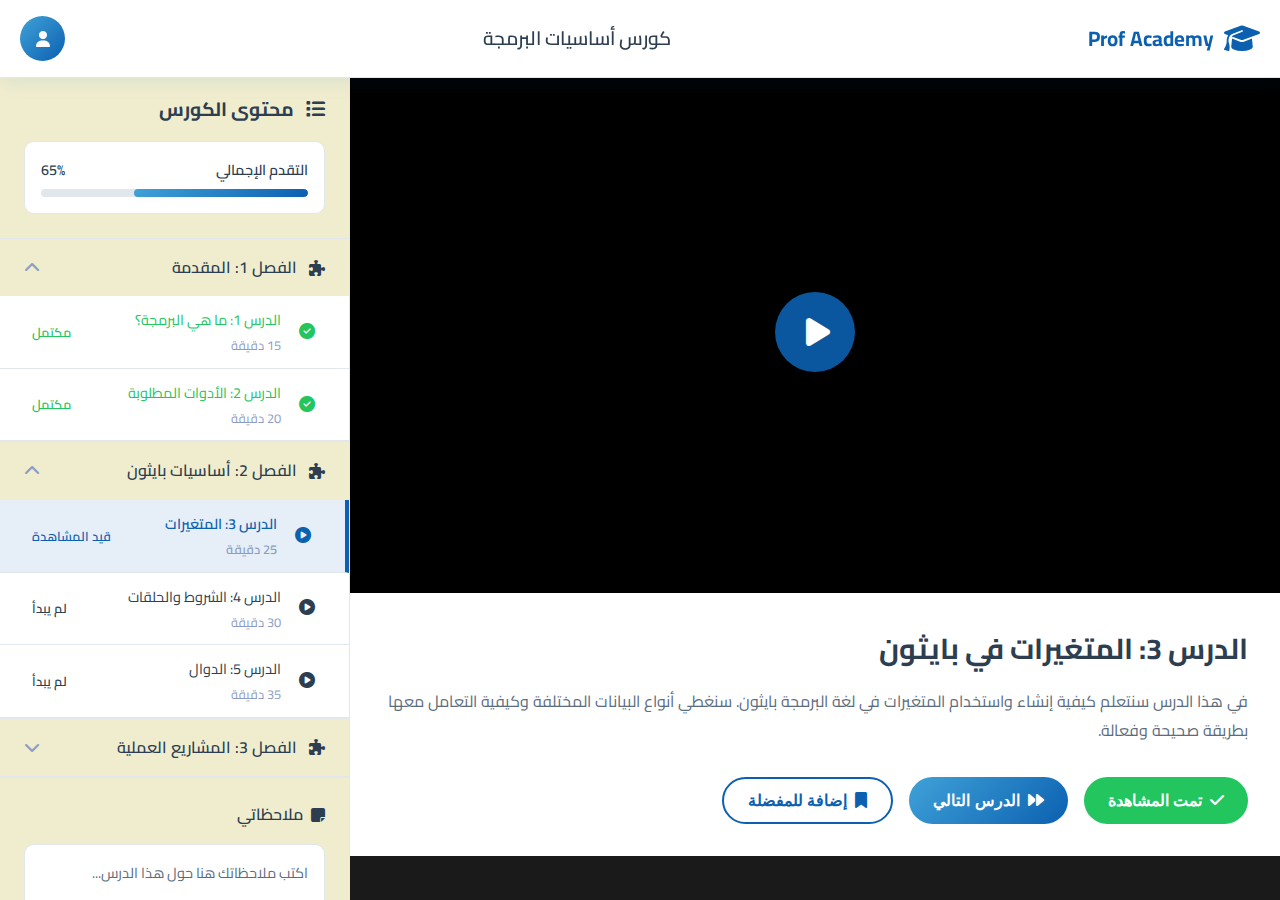
<file: course-video.html>
<!DOCTYPE html>
<html lang="ar" dir="rtl">
<head>
    <meta charset="UTF-8">
    <meta name="viewport" content="width=device-width, initial-scale=1.0">
    <title>الدرس 3: المتغيرات في بايثون - Prof Academy</title>
    <link href="https://fonts.googleapis.com/css2?family=Cairo:wght@300;400;500;600;700;800&display=swap" rel="stylesheet">
    <link rel="stylesheet" href="https://cdnjs.cloudflare.com/ajax/libs/font-awesome/6.4.0/css/all.min.css">
    <style>
        * {
            margin: 0;
            padding: 0;
            box-sizing: border-box;
        }

        :root {
            --primary: #0B60B0;
            --secondary: #40A2D8;
            --accent: #F0EDCF;
            --background: #F0EDCF;
            --background-light: #FFFFFF;
            --background-dark: #1a1a1a;
            --text-primary: #2C3E50;
            --text-secondary: #5A6C7D;
            --text-muted: #8B9DC3;
            --border: #E1E8ED;
            --shadow: rgba(11, 96, 176, 0.1);
            --shadow-hover: rgba(11, 96, 176, 0.15);
            --gradient-sky: linear-gradient(135deg, #40A2D8 0%, #0B60B0 100%);
            --success: #22c55e;
            --warning: #f59e0b;
        }

        body {
            font-family: 'Cairo', sans-serif;
            background: var(--background);
            color: var(--text-primary);
            line-height: 1.6;
            direction: rtl;
            overflow-x: hidden;
        }

        /* Fixed Header */
        .header {
            background: var(--background-light);
            border-bottom: 1px solid var(--border);
            box-shadow: 0 2px 20px var(--shadow);
            position: fixed;
            top: 0;
            left: 0;
            right: 0;
            z-index: 1000;
            padding: 1rem 0;
        }

        .header-container {
            max-width: 1400px;
            margin: 0 auto;
            padding: 0 20px;
            display: flex;
            justify-content: space-between;
            align-items: center;
        }

        .logo {
            display: flex;
            align-items: center;
            gap: 10px;
            font-size: 1.3rem;
            font-weight: 700;
            color: var(--primary);
        }

        .logo i {
            font-size: 1.8rem;
        }

        .course-title {
            font-size: 1.2rem;
            font-weight: 600;
            color: var(--text-primary);
            text-align: center;
            flex: 1;
            margin: 0 2rem;
        }

        .user-menu {
            position: relative;
        }

        .user-avatar {
            width: 45px;
            height: 45px;
            border-radius: 50%;
            background: var(--gradient-sky);
            display: flex;
            align-items: center;
            justify-content: center;
            color: white;
            cursor: pointer;
            transition: transform 0.3s ease;
        }

        .user-avatar:hover {
            transform: scale(1.05);
        }

        .dropdown {
            position: absolute;
            top: 100%;
            left: 0;
            background: var(--background-light);
            border: 1px solid var(--border);
            border-radius: 10px;
            box-shadow: 0 8px 30px var(--shadow);
            min-width: 180px;
            display: none;
            z-index: 1001;
        }

        .dropdown.show {
            display: block;
            animation: slideDown 0.3s ease;
        }

        .dropdown a {
            display: flex;
            align-items: center;
            gap: 0.75rem;
            padding: 0.75rem 1rem;
            color: var(--text-secondary);
            text-decoration: none;
            transition: background-color 0.3s ease;
            font-size: 0.9rem;
        }

        .dropdown a:hover {
            background: var(--background);
            color: var(--primary);
        }

        /* Progress Bar */
        .progress-bar {
            position: fixed;
            top: 70px;
            left: 0;
            right: 0;
            height: 4px;
            background: var(--border);
            z-index: 999;
            display: none;
        }

        .progress-fill {
            height: 100%;
            background: var(--gradient-sky);
            width: 0%;
            transition: width 0.3s ease;
        }

        /* Main Layout */
        .main-layout {
            display: grid;
            grid-template-columns: 1fr 350px;
            gap: 0;
            margin-top: 70px;
            min-height: calc(100vh - 70px);
        }

        /* Video Section */
        .video-section {
            background: var(--background-dark);
            display: flex;
            flex-direction: column;
        }

        .video-container {
            position: relative;
            background: #000;
            aspect-ratio: 16/9;
            display: flex;
            align-items: center;
            justify-content: center;
        }

        .video-player {
            width: 100%;
            height: 100%;
            background: #000;
            display: flex;
            align-items: center;
            justify-content: center;
            color: white;
            font-size: 4rem;
            cursor: pointer;
            transition: all 0.3s ease;
        }

        .video-player:hover {
            background: rgba(0, 0, 0, 0.8);
        }

        .play-button {
            width: 80px;
            height: 80px;
            background: rgba(11, 96, 176, 0.9);
            border-radius: 50%;
            display: flex;
            align-items: center;
            justify-content: center;
            color: white;
            font-size: 2rem;
            cursor: pointer;
            transition: all 0.3s ease;
            position: relative;
        }

        .play-button:hover {
            background: var(--primary);
            transform: scale(1.1);
        }

        .play-button i {
            margin-right: -5px;
        }

        .video-controls {
            background: var(--background-light);
            padding: 2rem;
        }

        .lesson-title {
            font-size: 1.8rem;
            font-weight: 700;
            color: var(--text-primary);
            margin-bottom: 1rem;
        }

        .lesson-description {
            color: var(--text-secondary);
            margin-bottom: 2rem;
            line-height: 1.8;
        }

        .video-actions {
            display: flex;
            gap: 1rem;
            flex-wrap: wrap;
        }

        .btn {
            padding: 0.75rem 1.5rem;
            border-radius: 25px;
            text-decoration: none;
            font-weight: 600;
            font-size: 1rem;
            transition: all 0.3s ease;
            display: inline-flex;
            align-items: center;
            justify-content: center;
            border: none;
            cursor: pointer;
            gap: 0.5rem;
        }

        .btn-primary {
            background: var(--gradient-sky);
            color: white;
        }

        .btn-primary:hover {
            transform: translateY(-2px);
            box-shadow: 0 8px 25px var(--shadow-hover);
        }

        .btn-secondary {
            background: var(--success);
            color: white;
        }

        .btn-secondary:hover {
            transform: translateY(-2px);
            box-shadow: 0 8px 25px rgba(34, 197, 94, 0.3);
        }

        .btn-outline {
            background: transparent;
            color: var(--primary);
            border: 2px solid var(--primary);
        }

        .btn-outline:hover {
            background: var(--primary);
            color: white;
        }

        /* Sidebar */
        .sidebar {
            background: var(--background-light);
            border-right: 1px solid var(--border);
            overflow-y: auto;
            max-height: calc(100vh - 70px);
        }

        .sidebar-header {
            padding: 1.5rem;
            border-bottom: 1px solid var(--border);
            background: var(--background);
        }

        .sidebar-title {
            font-size: 1.2rem;
            font-weight: 700;
            color: var(--text-primary);
            display: flex;
            align-items: center;
            gap: 0.75rem;
        }

        .course-progress {
            margin-top: 1rem;
            padding: 1rem;
            background: var(--background-light);
            border-radius: 10px;
            border: 1px solid var(--border);
        }

        .progress-label {
            display: flex;
            justify-content: space-between;
            align-items: center;
            margin-bottom: 0.5rem;
            font-size: 0.9rem;
            font-weight: 600;
        }

        .progress-track {
            width: 100%;
            height: 8px;
            background: var(--border);
            border-radius: 10px;
            overflow: hidden;
        }

        .progress-track-fill {
            height: 100%;
            background: var(--gradient-sky);
            border-radius: 10px;
            width: 65%;
            transition: width 0.8s ease;
        }

        /* Chapters */
        .chapters-list {
            padding: 0;
        }

        .chapter {
            border-bottom: 1px solid var(--border);
        }

        .chapter-header {
            padding: 1rem 1.5rem;
            background: var(--background);
            cursor: pointer;
            display: flex;
            justify-content: space-between;
            align-items: center;
            transition: background-color 0.3s ease;
        }

        .chapter-header:hover {
            background: var(--background-light);
        }

        .chapter-title {
            font-weight: 600;
            color: var(--text-primary);
            display: flex;
            align-items: center;
            gap: 0.75rem;
        }

        .chapter-toggle {
            color: var(--text-muted);
            transition: transform 0.3s ease;
        }

        .chapter.expanded .chapter-toggle {
            transform: rotate(180deg);
        }

        .lessons-list {
            display: none;
            background: var(--background-light);
        }

        .chapter.expanded .lessons-list {
            display: block;
        }

        .lesson-item {
            padding: 0.75rem 2rem;
            border-bottom: 1px solid var(--border);
            cursor: pointer;
            transition: all 0.3s ease;
            display: flex;
            align-items: center;
            gap: 1rem;
        }

        .lesson-item:hover {
            background: var(--background);
            padding-right: 2.5rem;
        }

        .lesson-item.current {
            background: rgba(11, 96, 176, 0.1);
            border-right: 4px solid var(--primary);
            color: var(--primary);
            font-weight: 600;
        }

        .lesson-item.completed {
            color: var(--success);
        }

        .lesson-icon {
            width: 20px;
            text-align: center;
            flex-shrink: 0;
        }

        .lesson-info {
            flex: 1;
        }

        .lesson-name {
            font-size: 0.9rem;
            margin-bottom: 0.25rem;
        }

        .lesson-duration {
            font-size: 0.8rem;
            color: var(--text-muted);
        }

        .lesson-status {
            font-size: 0.8rem;
            font-weight: 600;
        }

        /* Notes Section */
        .notes-section {
            padding: 1.5rem;
            border-top: 1px solid var(--border);
            background: var(--background);
        }

        .notes-title {
            font-size: 1rem;
            font-weight: 600;
            color: var(--text-primary);
            margin-bottom: 1rem;
            display: flex;
            align-items: center;
            gap: 0.5rem;
        }

        .notes-content {
            background: var(--background-light);
            border: 1px solid var(--border);
            border-radius: 10px;
            padding: 1rem;
            min-height: 100px;
            font-size: 0.9rem;
            color: var(--text-secondary);
            line-height: 1.6;
        }

        /* Animations */
        @keyframes slideDown {
            from {
                opacity: 0;
                transform: translateY(-10px);
            }
            to {
                opacity: 1;
                transform: translateY(0);
            }
        }

        /* Mobile Responsive */
        @media (max-width: 1024px) {
            .main-layout {
                grid-template-columns: 1fr;
            }
            
            .sidebar {
                border-right: none;
                border-top: 1px solid var(--border);
                max-height: none;
            }
            
            .course-title {
                font-size: 1rem;
                margin: 0 1rem;
            }
        }

        @media (max-width: 768px) {
            .header-container {
                padding: 0 15px;
            }
            
            .logo {
                font-size: 1.1rem;
            }
            
            .logo i {
                font-size: 1.5rem;
            }
            
            .course-title {
                font-size: 0.9rem;
                margin: 0 0.5rem;
            }
            
            .user-avatar {
                width: 40px;
                height: 40px;
            }
            
            .video-controls {
                padding: 1.5rem;
            }
            
            .lesson-title {
                font-size: 1.5rem;
            }
            
            .video-actions {
                flex-direction: column;
            }
            
            .btn {
                width: 100%;
                justify-content: center;
            }
            
            .sidebar-header {
                padding: 1rem;
            }
            
            .lesson-item {
                padding: 0.75rem 1rem;
            }
            
            .lesson-item:hover {
                padding-right: 1.5rem;
            }
        }

        @media (max-width: 480px) {
            .play-button {
                width: 60px;
                height: 60px;
                font-size: 1.5rem;
            }
            
            .video-player {
                font-size: 3rem;
            }
            
            .lesson-title {
                font-size: 1.3rem;
            }
            
            .video-controls {
                padding: 1rem;
            }
        }

        /* Distraction-free mode */
        .distraction-free .sidebar {
            display: none;
        }

        .distraction-free .main-layout {
            grid-template-columns: 1fr;
        }

        /* Toggle button for distraction-free mode */
        .toggle-sidebar {
            position: fixed;
            top: 50%;
            left: 10px;
            transform: translateY(-50%);
            background: var(--primary);
            color: white;
            border: none;
            width: 40px;
            height: 40px;
            border-radius: 50%;
            cursor: pointer;
            z-index: 1002;
            display: none;
            align-items: center;
            justify-content: center;
            transition: all 0.3s ease;
        }

        .toggle-sidebar:hover {
            background: var(--secondary);
            transform: translateY(-50%) scale(1.1);
        }

        @media (max-width: 1024px) {
            .toggle-sidebar {
                display: flex;
            }
        }
    </style>
</head>
<body>
    <!-- Fixed Header -->
    <header class="header">
        <div class="header-container">
            <div class="logo">
                <i class="fas fa-graduation-cap"></i>
                <span>Prof Academy</span>
            </div>
            <div class="course-title">كورس أساسيات البرمجة</div>
            <div class="user-menu">
                <div class="user-avatar" onclick="toggleDropdown()">
                    <i class="fas fa-user"></i>
                </div>
                <div class="dropdown" id="userDropdown">
                    <a href="student-dashboard.html"><i class="fas fa-tachometer-alt"></i> لوحة التحكم</a>
                    <a href="my-courses.html"><i class="fas fa-book"></i> كورساتي</a>
                    <a href="#"><i class="fas fa-cog"></i> الإعدادات</a>
                    <a href="#"><i class="fas fa-sign-out-alt"></i> تسجيل الخروج</a>
                </div>
            </div>
        </div>
    </header>

    <!-- Progress Bar -->
    <div class="progress-bar" id="progressBar">
        <div class="progress-fill" id="progressFill"></div>
    </div>

    <!-- Toggle Sidebar Button -->
    <button class="toggle-sidebar" onclick="toggleSidebar()">
        <i class="fas fa-bars"></i>
    </button>

    <!-- Main Layout -->
    <div class="main-layout" id="mainLayout">
        <!-- Video Section -->
        <div class="video-section">
            <div class="video-container">
                <div class="video-player" onclick="playVideo()">
                    <div class="play-button">
                        <i class="fas fa-play"></i>
                    </div>
                </div>
            </div>
            <div class="video-controls">
                <h1 class="lesson-title">الدرس 3: المتغيرات في بايثون</h1>
                <p class="lesson-description">
                    في هذا الدرس سنتعلم كيفية إنشاء واستخدام المتغيرات في لغة البرمجة بايثون. سنغطي أنواع البيانات المختلفة وكيفية التعامل معها بطريقة صحيحة وفعالة.
                </p>
                <div class="video-actions">
                    <button class="btn btn-secondary">
                        <i class="fas fa-check"></i>
                        تمت المشاهدة
                    </button>
                    <button class="btn btn-primary" onclick="nextLesson()">
                        <i class="fas fa-forward"></i>
                        الدرس التالي
                    </button>
                    <button class="btn btn-outline">
                        <i class="fas fa-bookmark"></i>
                        إضافة للمفضلة
                    </button>
                </div>
            </div>
        </div>

        <!-- Sidebar -->
        <div class="sidebar" id="sidebar">
            <div class="sidebar-header">
                <h2 class="sidebar-title">
                    <i class="fas fa-list"></i>
                    محتوى الكورس
                </h2>
                <div class="course-progress">
                    <div class="progress-label">
                        <span>التقدم الإجمالي</span>
                        <span>65%</span>
                    </div>
                    <div class="progress-track">
                        <div class="progress-track-fill"></div>
                    </div>
                </div>
            </div>

            <div class="chapters-list">
                <!-- Chapter 1 -->
                <div class="chapter expanded">
                    <div class="chapter-header" onclick="toggleChapter(this)">
                        <div class="chapter-title">
                            <i class="fas fa-puzzle-piece"></i>
                            الفصل 1: المقدمة
                        </div>
                        <i class="fas fa-chevron-down chapter-toggle"></i>
                    </div>
                    <div class="lessons-list">
                        <div class="lesson-item completed" onclick="selectLesson(this)">
                            <div class="lesson-icon">
                                <i class="fas fa-check-circle"></i>
                            </div>
                            <div class="lesson-info">
                                <div class="lesson-name">الدرس 1: ما هي البرمجة؟</div>
                                <div class="lesson-duration">15 دقيقة</div>
                            </div>
                            <div class="lesson-status">مكتمل</div>
                        </div>
                        <div class="lesson-item completed" onclick="selectLesson(this)">
                            <div class="lesson-icon">
                                <i class="fas fa-check-circle"></i>
                            </div>
                            <div class="lesson-info">
                                <div class="lesson-name">الدرس 2: الأدوات المطلوبة</div>
                                <div class="lesson-duration">20 دقيقة</div>
                            </div>
                            <div class="lesson-status">مكتمل</div>
                        </div>
                    </div>
                </div>

                <!-- Chapter 2 -->
                <div class="chapter expanded">
                    <div class="chapter-header" onclick="toggleChapter(this)">
                        <div class="chapter-title">
                            <i class="fas fa-puzzle-piece"></i>
                            الفصل 2: أساسيات بايثون
                        </div>
                        <i class="fas fa-chevron-down chapter-toggle"></i>
                    </div>
                    <div class="lessons-list">
                        <div class="lesson-item current" onclick="selectLesson(this)">
                            <div class="lesson-icon">
                                <i class="fas fa-play-circle"></i>
                            </div>
                            <div class="lesson-info">
                                <div class="lesson-name">الدرس 3: المتغيرات</div>
                                <div class="lesson-duration">25 دقيقة</div>
                            </div>
                            <div class="lesson-status">قيد المشاهدة</div>
                        </div>
                        <div class="lesson-item" onclick="selectLesson(this)">
                            <div class="lesson-icon">
                                <i class="fas fa-play-circle"></i>
                            </div>
                            <div class="lesson-info">
                                <div class="lesson-name">الدرس 4: الشروط والحلقات</div>
                                <div class="lesson-duration">30 دقيقة</div>
                            </div>
                            <div class="lesson-status">لم يبدأ</div>
                        </div>
                        <div class="lesson-item" onclick="selectLesson(this)">
                            <div class="lesson-icon">
                                <i class="fas fa-play-circle"></i>
                            </div>
                            <div class="lesson-info">
                                <div class="lesson-name">الدرس 5: الدوال</div>
                                <div class="lesson-duration">35 دقيقة</div>
                            </div>
                            <div class="lesson-status">لم يبدأ</div>
                        </div>
                    </div>
                </div>

                <!-- Chapter 3 -->
                <div class="chapter">
                    <div class="chapter-header" onclick="toggleChapter(this)">
                        <div class="chapter-title">
                            <i class="fas fa-puzzle-piece"></i>
                            الفصل 3: المشاريع العملية
                        </div>
                        <i class="fas fa-chevron-down chapter-toggle"></i>
                    </div>
                    <div class="lessons-list">
                        <div class="lesson-item" onclick="selectLesson(this)">
                            <div class="lesson-icon">
                                <i class="fas fa-play-circle"></i>
                            </div>
                            <div class="lesson-info">
                                <div class="lesson-name">مشروع 1: حاسبة بسيطة</div>
                                <div class="lesson-duration">45 دقيقة</div>
                            </div>
                            <div class="lesson-status">لم يبدأ</div>
                        </div>
                        <div class="lesson-item" onclick="selectLesson(this)">
                            <div class="lesson-icon">
                                <i class="fas fa-play-circle"></i>
                            </div>
                            <div class="lesson-info">
                                <div class="lesson-name">مشروع 2: لعبة التخمين</div>
                                <div class="lesson-duration">50 دقيقة</div>
                            </div>
                            <div class="lesson-status">لم يبدأ</div>
                        </div>
                    </div>
                </div>
            </div>

            <!-- Notes Section -->
            <div class="notes-section">
                <h3 class="notes-title">
                    <i class="fas fa-sticky-note"></i>
                    ملاحظاتي
                </h3>
                <div class="notes-content">
                    اكتب ملاحظاتك هنا حول هذا الدرس...
                </div>
            </div>
        </div>
    </div>

    <script>
        // Toggle dropdown
        function toggleDropdown() {
            const dropdown = document.getElementById('userDropdown');
            dropdown.classList.toggle('show');
        }

        // Close dropdown when clicking outside
        document.addEventListener('click', function(event) {
            const userMenu = document.querySelector('.user-menu');
            const dropdown = document.getElementById('userDropdown');
            
            if (!userMenu.contains(event.target)) {
                dropdown.classList.remove('show');
            }
        });

        // Toggle chapter
        function toggleChapter(header) {
            const chapter = header.parentElement;
            chapter.classList.toggle('expanded');
        }

        // Select lesson
        function selectLesson(lesson) {
            // Remove current class from all lessons
            document.querySelectorAll('.lesson-item').forEach(item => {
                item.classList.remove('current');
            });
            
            // Add current class to selected lesson
            lesson.classList.add('current');
            
            // Update lesson title
            const lessonName = lesson.querySelector('.lesson-name').textContent;
            document.querySelector('.lesson-title').textContent = lessonName;
            
            // Show progress bar
            showProgress();
        }

        // Play video
        function playVideo() {
            const playButton = document.querySelector('.play-button');
            const videoPlayer = document.querySelector('.video-player');
            
            playButton.style.display = 'none';
            videoPlayer.innerHTML = '<video controls autoplay style="width: 100%; height: 100%;"><source src="#" type="video/mp4">متصفحك لا يدعم تشغيل الفيديو.</video>';
        }

        // Next lesson
        function nextLesson() {
            const currentLesson = document.querySelector('.lesson-item.current');
            const nextLesson = currentLesson.parentElement.querySelector('.lesson-item:not(.current):not(.completed)');
            
            if (nextLesson) {
                // Mark current as completed
                currentLesson.classList.add('completed');
                currentLesson.classList.remove('current');
                currentLesson.querySelector('.lesson-icon i').className = 'fas fa-check-circle';
                currentLesson.querySelector('.lesson-status').textContent = 'مكتمل';
                
                // Select next lesson
                selectLesson(nextLesson);
                
                // Show progress
                showProgress();
            }
        }

        // Show progress bar
        function showProgress() {
            const progressBar = document.getElementById('progressBar');
            const progressFill = document.getElementById('progressFill');
            
            progressBar.style.display = 'block';
            progressFill.style.width = '0%';
            
            setTimeout(() => {
                progressFill.style.width = '100%';
            }, 100);
            
            setTimeout(() => {
                progressBar.style.display = 'none';
            }, 1000);
        }

        // Toggle sidebar (mobile)
        function toggleSidebar() {
            const mainLayout = document.getElementById('mainLayout');
            const toggleBtn = document.querySelector('.toggle-sidebar');
            
            mainLayout.classList.toggle('distraction-free');
            
            if (mainLayout.classList.contains('distraction-free')) {
                toggleBtn.innerHTML = '<i class="fas fa-eye"></i>';
            } else {
                toggleBtn.innerHTML = '<i class="fas fa-bars"></i>';
            }
        }

        // Auto-hide sidebar on mobile
        if (window.innerWidth <= 1024) {
            document.getElementById('mainLayout').classList.add('distraction-free');
            document.querySelector('.toggle-sidebar').innerHTML = '<i class="fas fa-eye"></i>';
        }

        // Handle window resize
        window.addEventListener('resize', function() {
            if (window.innerWidth > 1024) {
                document.getElementById('mainLayout').classList.remove('distraction-free');
                document.querySelector('.toggle-sidebar').innerHTML = '<i class="fas fa-bars"></i>';
            }
        });
    </script>
</body>
</html>
</file>
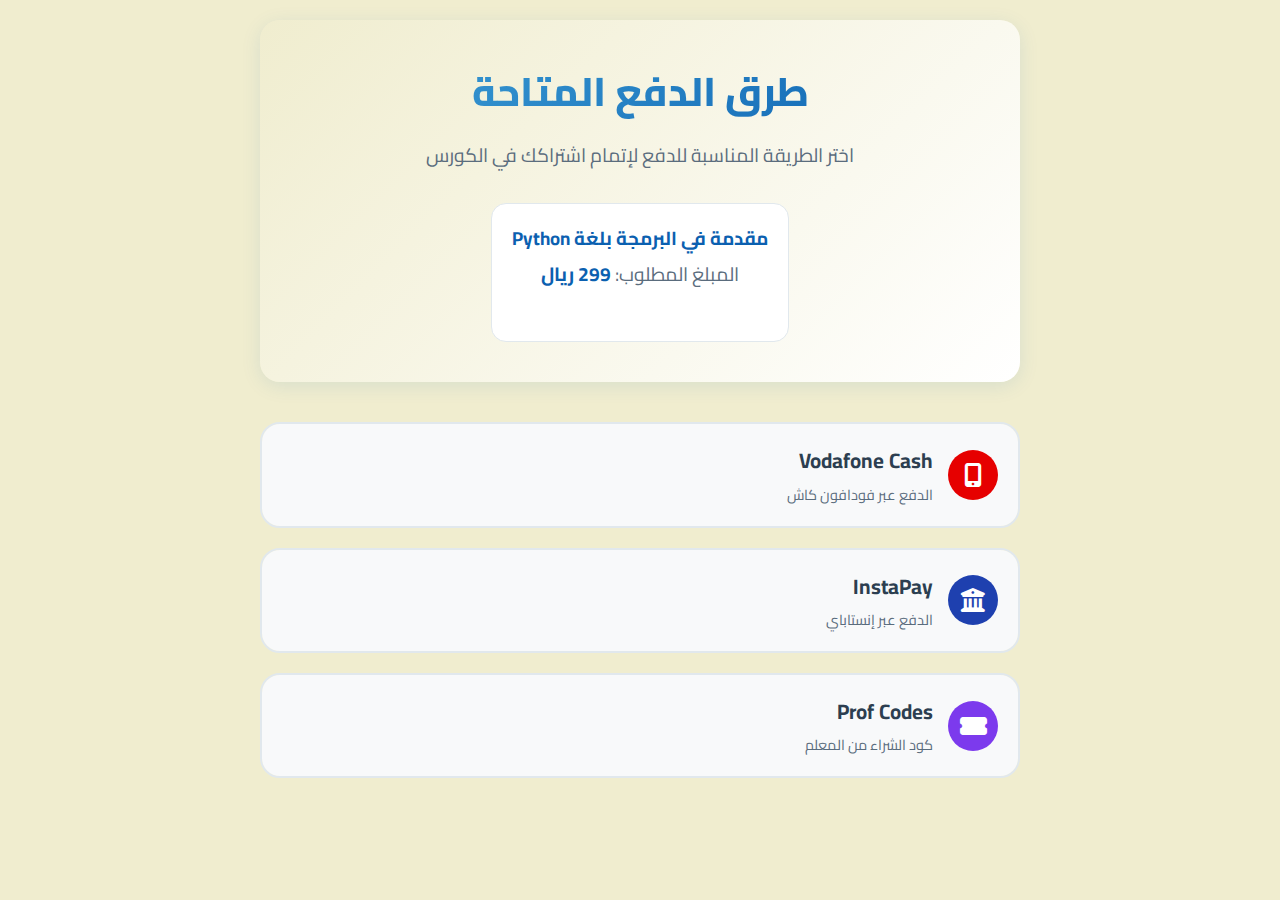
<file: payment-methods.html>
<!DOCTYPE html>
<html lang="ar" dir="rtl">
<head>
    <meta charset="UTF-8">
    <meta name="viewport" content="width=device-width, initial-scale=1.0">
    <title>طرق الدفع - Prof Academy</title>
    <link href="https://fonts.googleapis.com/css2?family=Cairo:wght@300;400;500;600;700;800&display=swap" rel="stylesheet">
    <link rel="stylesheet" href="https://cdnjs.cloudflare.com/ajax/libs/font-awesome/6.4.0/css/all.min.css">
    <style>
        * {
            margin: 0;
            padding: 0;
            box-sizing: border-box;
        }

        body {
            font-family: 'Cairo', sans-serif;
            background: #F0EDCF;
            color: #2C3E50;
            line-height: 1.6;
            direction: rtl;
        }

        .container {
            max-width: 800px;
            margin: 0 auto;
            padding: 20px;
        }

        .header {
            text-align: center;
            margin-bottom: 40px;
            padding: 40px 20px;
            background: linear-gradient(135deg, #F0EDCF 0%, #FFFFFF 100%);
            border-radius: 20px;
            box-shadow: 0 4px 20px rgba(11, 96, 176, 0.1);
        }

        .header h1 {
            font-size: 2.5rem;
            font-weight: 800;
            margin-bottom: 1rem;
            background: linear-gradient(135deg, #40A2D8 0%, #0B60B0 100%);
            -webkit-background-clip: text;
            -webkit-text-fill-color: transparent;
            background-clip: text;
        }

        .header p {
            font-size: 1.2rem;
            color: #5A6C7D;
            margin-bottom: 2rem;
        }

        .course-info {
            background: white;
            padding: 20px;
            border-radius: 15px;
            border: 1px solid #E1E8ED;
            display: inline-block;
        }

        .course-info h3 {
            color: #0B60B0;
            margin-bottom: 5px;
        }

        .amount {
            color: #0B60B0;
            font-weight: 700;
            font-size: 1.2rem;
        }

        .payment-method {
            background: white;
            border: 2px solid #E1E8ED;
            border-radius: 20px;
            margin-bottom: 20px;
            overflow: hidden;
            transition: all 0.3s ease;
        }

        .payment-method:hover {
            border-color: #0B60B0;
            box-shadow: 0 8px 30px rgba(11, 96, 176, 0.15);
        }

        .method-header {
            padding: 20px;
            cursor: pointer;
            display: flex;
            align-items: center;
            gap: 15px;
            background: #f8f9fa;
        }

        .method-icon {
            width: 50px;
            height: 50px;
            border-radius: 50%;
            display: flex;
            align-items: center;
            justify-content: center;
            color: white;
            font-size: 1.5rem;
        }

        .vodafone { background: #e60000; }
        .instapay { background: #1e40af; }
        .profcode { background: #7c3aed; }

        .method-info h3 {
            font-size: 1.3rem;
            font-weight: 700;
            margin-bottom: 5px;
        }

        .method-info p {
            color: #5A6C7D;
            font-size: 0.9rem;
        }

        .method-content {
            padding: 20px;
            display: none;
            border-top: 1px solid #E1E8ED;
        }

        .form-group {
            margin-bottom: 20px;
        }

        .form-group label {
            display: block;
            font-weight: 600;
            margin-bottom: 8px;
            color: #2C3E50;
        }

        .form-group input {
            width: 100%;
            padding: 12px 15px;
            border: 2px solid #E1E8ED;
            border-radius: 10px;
            font-size: 1rem;
            transition: border-color 0.3s ease;
        }

        .form-group input:focus {
            outline: none;
            border-color: #0B60B0;
        }

        .form-group input[readonly] {
            background: #f8f9fa;
            color: #6c757d;
        }

        .upload-area {
            border: 2px dashed #E1E8ED;
            border-radius: 10px;
            padding: 30px;
            text-align: center;
            cursor: pointer;
            transition: all 0.3s ease;
            background: #f8f9fa;
        }

        .upload-area:hover {
            border-color: #0B60B0;
            background: white;
        }

        .upload-area i {
            font-size: 2rem;
            color: #0B60B0;
            margin-bottom: 10px;
        }

        .upload-area.has-file {
            border-color: #22c55e;
            background: rgba(34, 197, 94, 0.1);
        }

        .upload-area.has-file i {
            color: #22c55e;
        }

        .btn {
            background: linear-gradient(135deg, #40A2D8 0%, #0B60B0 100%);
            color: white;
            padding: 12px 30px;
            border: none;
            border-radius: 25px;
            font-size: 1rem;
            font-weight: 600;
            cursor: pointer;
            transition: all 0.3s ease;
            width: 100%;
        }

        .btn:hover {
            transform: translateY(-2px);
            box-shadow: 0 8px 25px rgba(11, 96, 176, 0.3);
        }

        .btn:disabled {
            opacity: 0.5;
            cursor: not-allowed;
            transform: none;
        }

        .code-status {
            margin-top: 10px;
            padding: 10px;
            border-radius: 8px;
            display: none;
        }

        .code-status.valid {
            background: rgba(34, 197, 94, 0.1);
            color: #22c55e;
            border: 1px solid #22c55e;
            display: block;
        }

        .code-status.invalid {
            background: rgba(239, 68, 68, 0.1);
            color: #ef4444;
            border: 1px solid #ef4444;
            display: block;
        }

        .success-modal {
            position: fixed;
            top: 0;
            left: 0;
            right: 0;
            bottom: 0;
            background: rgba(0, 0, 0, 0.8);
            display: none;
            align-items: center;
            justify-content: center;
            z-index: 1000;
        }

        .modal-content {
            background: white;
            padding: 40px;
            border-radius: 20px;
            text-align: center;
            max-width: 400px;
            width: 90%;
        }

        .success-icon {
            width: 80px;
            height: 80px;
            background: #22c55e;
            border-radius: 50%;
            display: flex;
            align-items: center;
            justify-content: center;
            margin: 0 auto 20px;
            color: white;
            font-size: 2rem;
        }

        .modal-content h2 {
            color: #2C3E50;
            margin-bottom: 15px;
        }

        .modal-content p {
            color: #5A6C7D;
            margin-bottom: 25px;
        }

        @media (max-width: 768px) {
            .header h1 {
                font-size: 2rem;
            }
            
            .method-header {
                padding: 15px;
            }
            
            .method-content {
                padding: 15px;
            }
        }
    </style>
</head>
<body>
    <div class="container">
        <!-- Header -->
        <div class="header">
            <h1>طرق الدفع المتاحة</h1>
            <p>اختر الطريقة المناسبة للدفع لإتمام اشتراكك في الكورس</p>
            <div class="course-info">
                <h3>مقدمة في البرمجة بلغة Python</h3>
                <p>المبلغ المطلوب: <span class="amount">299 ريال</span></p>
            </div>
        </div>

        <!-- Vodafone Cash -->
        <div class="payment-method">
            <div class="method-header" onclick="toggleMethod('vodafone')">
                <div class="method-icon vodafone">
                    <i class="fas fa-mobile-alt"></i>
                </div>
                <div class="method-info">
                    <h3>Vodafone Cash</h3>
                    <p>الدفع عبر فودافون كاش</p>
                </div>
            </div>
            <div class="method-content" id="vodafone-content">
                <form id="vodafone-form">
                    <div class="form-group">
                        <label>الرقم المحول منه</label>
                        <input type="tel" name="phone_from" placeholder="01xxxxxxxxx" required>
                    </div>
                    <div class="form-group">
                        <label>الرقم المحول إليه</label>
                        <input type="tel" value="01012345678" readonly>
                    </div>
                    <div class="form-group">
                        <label>المبلغ المحول</label>
                        <input type="number" name="amount" placeholder="299" required>
                    </div>
                    <div class="form-group">
                        <label>لقطة شاشة</label>
                        <div class="upload-area" onclick="document.getElementById('vodafone-file').click()">
                            <i class="fas fa-cloud-upload-alt"></i>
                            <p>اضغط لرفع الصورة</p>
                            <input type="file" id="vodafone-file" style="display: none;" accept="image/*" required>
                        </div>
                    </div>
                    <button type="submit" class="btn">تأكيد الدفع</button>
                </form>
            </div>
        </div>

        <!-- InstaPay -->
        <div class="payment-method">
            <div class="method-header" onclick="toggleMethod('instapay')">
                <div class="method-icon instapay">
                    <i class="fas fa-university"></i>
                </div>
                <div class="method-info">
                    <h3>InstaPay</h3>
                    <p>الدفع عبر إنستاباي</p>
                </div>
            </div>
            <div class="method-content" id="instapay-content">
                <form id="instapay-form">
                    <div class="form-group">
                        <label>الرقم المحول منه</label>
                        <input type="tel" name="phone_from" placeholder="01xxxxxxxxx" required>
                    </div>
                    <div class="form-group">
                        <label>الرقم المحول إليه</label>
                        <input type="tel" value="01012345678" readonly>
                    </div>
                    <div class="form-group">
                        <label>المبلغ المحول</label>
                        <input type="number" name="amount" placeholder="299" required>
                    </div>
                    <div class="form-group">
                        <label>لقطة شاشة</label>
                        <div class="upload-area" onclick="document.getElementById('instapay-file').click()">
                            <i class="fas fa-cloud-upload-alt"></i>
                            <p>اضغط لرفع الصورة</p>
                            <input type="file" id="instapay-file" style="display: none;" accept="image/*" required>
                        </div>
                    </div>
                    <button type="submit" class="btn">تأكيد الدفع</button>
                </form>
            </div>
        </div>

        <!-- Prof Codes -->
        <div class="payment-method">
            <div class="method-header" onclick="toggleMethod('profcode')">
                <div class="method-icon profcode">
                    <i class="fas fa-ticket-alt"></i>
                </div>
                <div class="method-info">
                    <h3>Prof Codes</h3>
                    <p>كود الشراء من المعلم</p>
                </div>
            </div>
            <div class="method-content" id="profcode-content">
                <form id="profcode-form">
                    <div class="form-group">
                        <label>كود بروف</label>
                        <input type="text" id="prof-code" name="code" placeholder="PROF-XXXX-XXXX-XXXX" required>
                        <div class="code-status" id="code-status"></div>
                    </div>
                    <div class="form-group">
                        <label>قيمة الكود</label>
                        <input type="number" name="code_value" placeholder="أدخل قيمة الكود" required>
                    </div>
                    <button type="submit" class="btn">تفعيل الكود</button>
                </form>
            </div>
        </div>
    </div>

    <!-- Success Modal -->
    <div class="success-modal" id="success-modal">
        <div class="modal-content">
            <div class="success-icon">
                <i class="fas fa-check"></i>
            </div>
            <h2>تم إرسال بيانات الدفع بنجاح</h2>
            <p>سنقوم بمراجعتها خلال 24 ساعة وإعلامك على رقم الهاتف</p>
            <button class="btn" onclick="closeModal()">حسناً</button>
        </div>
    </div>

    <script>
        // Toggle payment method
        function toggleMethod(method) {
            const content = document.getElementById(method + '-content');
            const allContents = document.querySelectorAll('.method-content');
            
            // Close all other methods
            allContents.forEach(c => {
                if (c !== content) {
                    c.style.display = 'none';
                }
            });
            
            // Toggle current method
            if (content.style.display === 'block') {
                content.style.display = 'none';
            } else {
                content.style.display = 'block';
            }
        }

        // File upload handling
        document.querySelectorAll('input[type="file"]').forEach(input => {
            input.addEventListener('change', function() {
                const uploadArea = this.parentElement;
                if (this.files[0]) {
                    uploadArea.classList.add('has-file');
                    uploadArea.querySelector('i').className = 'fas fa-check-circle';
                    uploadArea.querySelector('p').textContent = 'تم اختيار الملف: ' + this.files[0].name;
                }
            });
        });

        // Code validation
        document.getElementById('prof-code').addEventListener('input', function() {
            const code = this.value.trim();
            const status = document.getElementById('code-status');
            
            if (code.length >= 8) {
                const validCodes = ['PROF-2024-PYTHON-001', 'PROF-2024-MATH-002', 'PROF-2024-PHYS-003'];
                
                setTimeout(() => {
                    if (validCodes.includes(code.toUpperCase())) {
                        status.className = 'code-status valid';
                        status.innerHTML = '<i class="fas fa-check-circle"></i> كود صالح - قيمة الكود: 299 ريال';
                    } else {
                        status.className = 'code-status invalid';
                        status.innerHTML = '<i class="fas fa-times-circle"></i> كود غير صحيح';
                    }
                }, 1000);
            } else {
                status.style.display = 'none';
            }
        });

        // Form submissions
        document.querySelectorAll('form').forEach(form => {
            form.addEventListener('submit', function(e) {
                e.preventDefault();
                
                const btn = this.querySelector('button[type="submit"]');
                const originalText = btn.textContent;
                
                btn.disabled = true;
                btn.innerHTML = '<i class="fas fa-spinner fa-spin"></i> جاري المعالجة...';
                
                setTimeout(() => {
                    btn.disabled = false;
                    btn.textContent = originalText;
                    
                    // Show success modal
                    document.getElementById('success-modal').style.display = 'flex';
                    
                    // Reset form
                    this.reset();
                    
                    // Reset upload areas
                    this.querySelectorAll('.upload-area').forEach(area => {
                        area.classList.remove('has-file');
                        area.querySelector('i').className = 'fas fa-cloud-upload-alt';
                        area.querySelector('p').textContent = 'اضغط لرفع الصورة';
                    });
                    
                    // Hide method content
                    this.closest('.method-content').style.display = 'none';
                    
                }, 2000);
            });
        });

        // Close modal
        function closeModal() {
            document.getElementById('success-modal').style.display = 'none';
        }
    </script>
</body>
</html>
</file>
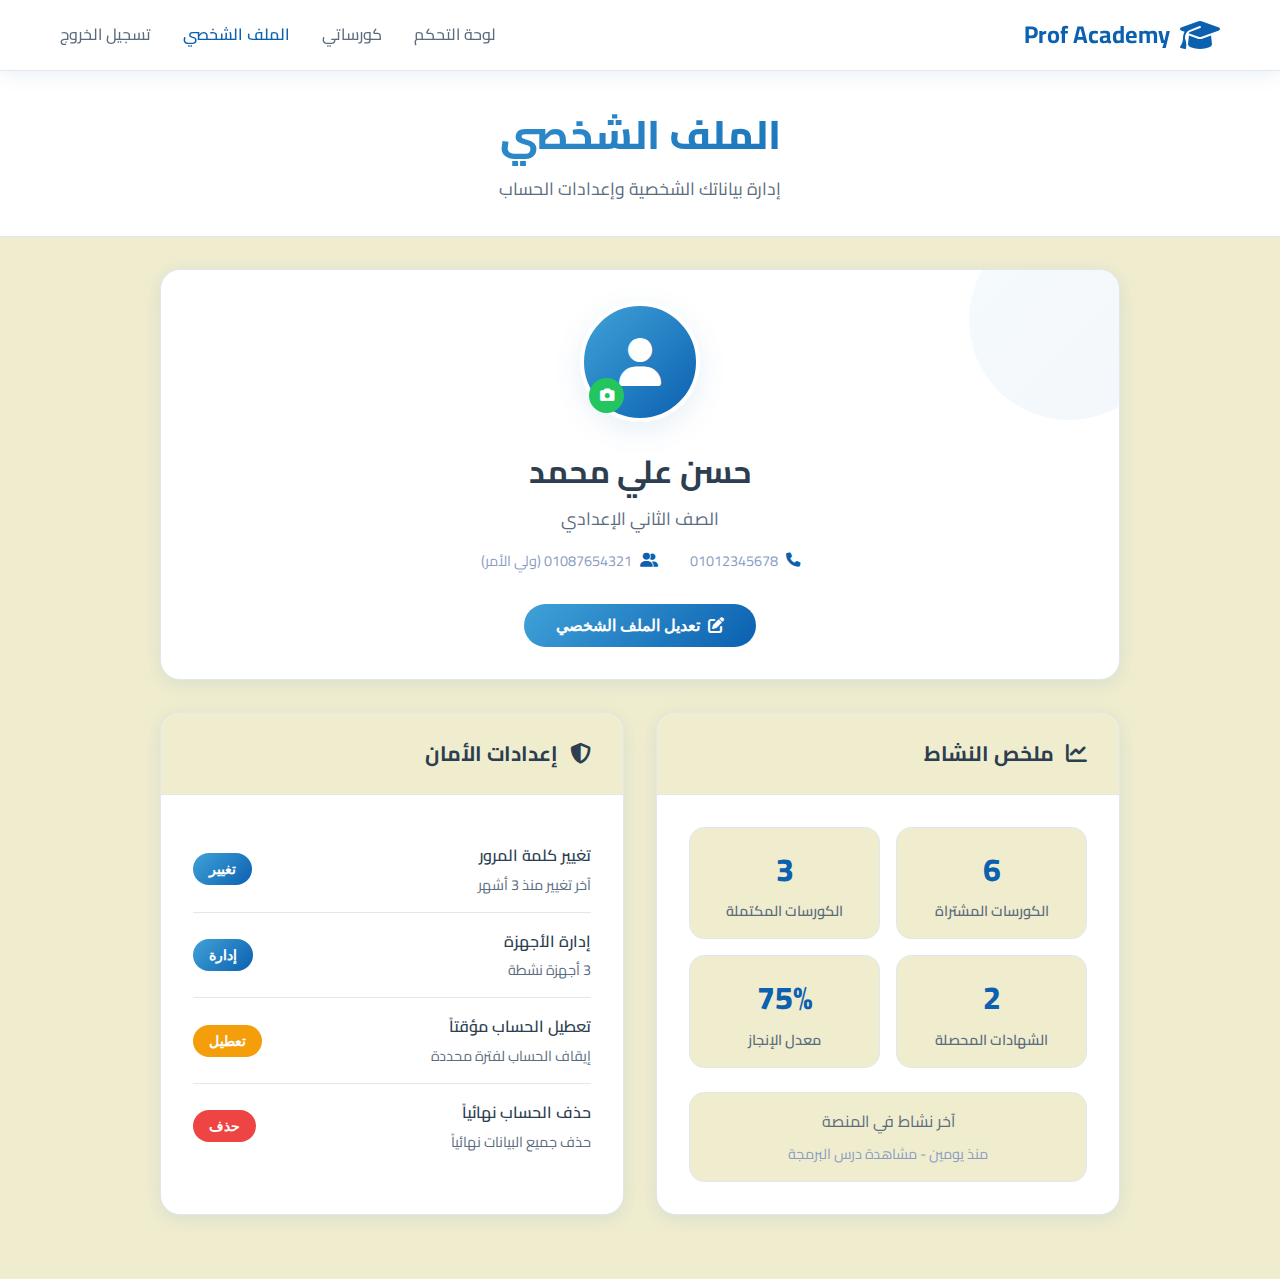
<file: student-profile.html>
<!DOCTYPE html>
<html lang="ar" dir="rtl">
<head>
    <meta charset="UTF-8">
    <meta name="viewport" content="width=device-width, initial-scale=1.0">
    <title>الملف الشخصي - Prof Academy</title>
    <link href="https://fonts.googleapis.com/css2?family=Cairo:wght@300;400;500;600;700;800&display=swap" rel="stylesheet">
    <link rel="stylesheet" href="https://cdnjs.cloudflare.com/ajax/libs/font-awesome/6.4.0/css/all.min.css">
    <style>
        * {
            margin: 0;
            padding: 0;
            box-sizing: border-box;
        }

        :root {
            --primary: #0B60B0;
            --secondary: #40A2D8;
            --accent: #F0EDCF;
            --background: #F0EDCF;
            --background-light: #FFFFFF;
            --text-primary: #2C3E50;
            --text-secondary: #5A6C7D;
            --text-muted: #8B9DC3;
            --border: #E1E8ED;
            --shadow: rgba(11, 96, 176, 0.1);
            --shadow-hover: rgba(11, 96, 176, 0.15);
            --gradient-sky: linear-gradient(135deg, #40A2D8 0%, #0B60B0 100%);
            --success: #22c55e;
            --warning: #f59e0b;
            --danger: #ef4444;
        }

        body {
            font-family: 'Cairo', sans-serif;
            background: var(--background);
            color: var(--text-primary);
            line-height: 1.6;
            direction: rtl;
        }

        .container {
            max-width: 1000px;
            margin: 0 auto;
            padding: 0 20px;
        }

        /* Navigation */
        .navbar {
            background: var(--background-light);
            border-bottom: 1px solid var(--border);
            box-shadow: 0 2px 20px var(--shadow);
            position: sticky;
            top: 0;
            z-index: 100;
            padding: 1rem 0;
        }

        .nav-container {
            max-width: 1200px;
            margin: 0 auto;
            padding: 0 20px;
            display: flex;
            justify-content: space-between;
            align-items: center;
        }

        .nav-logo {
            display: flex;
            align-items: center;
            gap: 10px;
            font-size: 1.5rem;
            font-weight: 700;
            color: var(--primary);
        }

        .nav-logo i {
            font-size: 2rem;
        }

        .nav-menu {
            display: flex;
            list-style: none;
            gap: 2rem;
            align-items: center;
        }

        .nav-link {
            color: var(--text-secondary);
            text-decoration: none;
            font-weight: 500;
            transition: color 0.3s ease;
        }

        .nav-link:hover {
            color: var(--primary);
        }

        .nav-link.active {
            color: var(--primary);
            font-weight: 600;
        }

        /* Page Header */
        .page-header {
            background: var(--background-light);
            padding: 2rem 0;
            border-bottom: 1px solid var(--border);
        }

        .header-content {
            text-align: center;
        }

        .page-title {
            font-size: 2.5rem;
            font-weight: 800;
            margin-bottom: 0.5rem;
            background: var(--gradient-sky);
            -webkit-background-clip: text;
            -webkit-text-fill-color: transparent;
            background-clip: text;
        }

        .page-subtitle {
            color: var(--text-secondary);
            font-size: 1.1rem;
        }

        /* Main Content */
        .main-content {
            padding: 2rem 0;
        }

        .profile-grid {
            display: grid;
            gap: 2rem;
            margin-bottom: 2rem;
        }

        /* Profile Summary */
        .profile-summary {
            background: var(--background-light);
            border-radius: 20px;
            border: 1px solid var(--border);
            box-shadow: 0 4px 20px var(--shadow);
            padding: 2rem;
            text-align: center;
            position: relative;
            overflow: hidden;
        }

        .profile-summary::before {
            content: '';
            position: absolute;
            top: 0;
            right: 0;
            width: 200px;
            height: 200px;
            background: var(--gradient-sky);
            border-radius: 50%;
            transform: translate(50px, -50px);
            opacity: 0.05;
        }

        .profile-content {
            position: relative;
            z-index: 1;
        }

        .profile-avatar {
            width: 120px;
            height: 120px;
            border-radius: 50%;
            background: var(--gradient-sky);
            display: flex;
            align-items: center;
            justify-content: center;
            color: white;
            font-size: 3rem;
            margin: 0 auto 1.5rem;
            border: 4px solid var(--background-light);
            box-shadow: 0 8px 30px var(--shadow);
            position: relative;
            cursor: pointer;
            transition: transform 0.3s ease;
        }

        .profile-avatar:hover {
            transform: scale(1.05);
        }

        .avatar-edit {
            position: absolute;
            bottom: 5px;
            left: 5px;
            width: 35px;
            height: 35px;
            background: var(--success);
            border-radius: 50%;
            display: flex;
            align-items: center;
            justify-content: center;
            color: white;
            font-size: 0.9rem;
            cursor: pointer;
            transition: all 0.3s ease;
        }

        .avatar-edit:hover {
            background: #16a34a;
            transform: scale(1.1);
        }

        .profile-name {
            font-size: 2rem;
            font-weight: 700;
            color: var(--text-primary);
            margin-bottom: 0.5rem;
        }

        .profile-grade {
            color: var(--text-secondary);
            font-size: 1.1rem;
            margin-bottom: 1rem;
        }

        .profile-contacts {
            display: flex;
            justify-content: center;
            gap: 2rem;
            margin-bottom: 2rem;
            flex-wrap: wrap;
        }

        .contact-item {
            display: flex;
            align-items: center;
            gap: 0.5rem;
            color: var(--text-muted);
            font-size: 0.9rem;
        }

        .contact-item i {
            color: var(--primary);
        }

        .edit-profile-btn {
            background: var(--gradient-sky);
            color: white;
            border: none;
            padding: 0.75rem 2rem;
            border-radius: 25px;
            font-size: 1rem;
            font-weight: 600;
            cursor: pointer;
            transition: all 0.3s ease;
            display: inline-flex;
            align-items: center;
            gap: 0.5rem;
        }

        .edit-profile-btn:hover {
            transform: translateY(-2px);
            box-shadow: 0 8px 25px var(--shadow-hover);
        }

        /* Cards Grid */
        .cards-grid {
            display: grid;
            grid-template-columns: repeat(auto-fit, minmax(300px, 1fr));
            gap: 2rem;
            margin-bottom: 2rem;
        }

        .card {
            background: var(--background-light);
            border-radius: 20px;
            border: 1px solid var(--border);
            box-shadow: 0 4px 20px var(--shadow);
            overflow: hidden;
            transition: all 0.3s ease;
        }

        .card:hover {
            transform: translateY(-5px);
            box-shadow: 0 8px 30px var(--shadow-hover);
        }

        .card-header {
            padding: 1.5rem 2rem;
            border-bottom: 1px solid var(--border);
            background: var(--background);
        }

        .card-title {
            font-size: 1.3rem;
            font-weight: 700;
            color: var(--text-primary);
            display: flex;
            align-items: center;
            gap: 0.75rem;
        }

        .card-content {
            padding: 2rem;
        }

        /* Activity Stats */
        .stats-grid {
            display: grid;
            grid-template-columns: repeat(2, 1fr);
            gap: 1rem;
        }

        .stat-item {
            text-align: center;
            padding: 1rem;
            background: var(--background);
            border-radius: 15px;
            border: 1px solid var(--border);
            transition: all 0.3s ease;
        }

        .stat-item:hover {
            background: var(--background-light);
            border-color: var(--primary);
        }

        .stat-value {
            font-size: 2rem;
            font-weight: 800;
            color: var(--primary);
            margin-bottom: 0.25rem;
        }

        .stat-label {
            color: var(--text-secondary);
            font-size: 0.9rem;
            font-weight: 600;
        }

        .last-activity {
            text-align: center;
            margin-top: 1.5rem;
            padding: 1rem;
            background: var(--background);
            border-radius: 15px;
            border: 1px solid var(--border);
        }

        .activity-text {
            color: var(--text-secondary);
            margin-bottom: 0.5rem;
        }

        .activity-time {
            color: var(--text-muted);
            font-size: 0.9rem;
        }

        /* Security Settings */
        .security-item {
            display: flex;
            justify-content: space-between;
            align-items: center;
            padding: 1rem 0;
            border-bottom: 1px solid var(--border);
        }

        .security-item:last-child {
            border-bottom: none;
        }

        .security-info h4 {
            font-weight: 600;
            color: var(--text-primary);
            margin-bottom: 0.25rem;
        }

        .security-info p {
            color: var(--text-secondary);
            font-size: 0.9rem;
        }

        .security-btn {
            padding: 0.5rem 1rem;
            border-radius: 20px;
            border: none;
            font-size: 0.9rem;
            font-weight: 600;
            cursor: pointer;
            transition: all 0.3s ease;
        }

        .btn-primary {
            background: var(--gradient-sky);
            color: white;
        }

        .btn-primary:hover {
            transform: translateY(-2px);
            box-shadow: 0 4px 15px var(--shadow-hover);
        }

        .btn-warning {
            background: var(--warning);
            color: white;
        }

        .btn-warning:hover {
            background: #d97706;
            transform: translateY(-2px);
        }

        .btn-danger {
            background: var(--danger);
            color: white;
        }

        .btn-danger:hover {
            background: #dc2626;
            transform: translateY(-2px);
        }

        /* Modal */
        .modal {
            position: fixed;
            top: 0;
            left: 0;
            right: 0;
            bottom: 0;
            background: rgba(0, 0, 0, 0.8);
            display: none;
            align-items: center;
            justify-content: center;
            z-index: 1000;
            padding: 20px;
        }

        .modal.show {
            display: flex;
            animation: fadeIn 0.3s ease;
        }

        .modal-content {
            background: var(--background-light);
            border-radius: 20px;
            max-width: 500px;
            width: 100%;
            max-height: 90vh;
            overflow-y: auto;
            position: relative;
        }

        .modal-header {
            padding: 1.5rem 2rem;
            border-bottom: 1px solid var(--border);
            display: flex;
            justify-content: space-between;
            align-items: center;
        }

        .modal-title {
            font-size: 1.3rem;
            font-weight: 700;
            color: var(--text-primary);
        }

        .close-btn {
            background: none;
            border: none;
            font-size: 1.5rem;
            color: var(--text-muted);
            cursor: pointer;
            transition: color 0.3s ease;
        }

        .close-btn:hover {
            color: var(--danger);
        }

        .modal-body {
            padding: 2rem;
        }

        .form-group {
            margin-bottom: 1.5rem;
        }

        .form-group label {
            display: block;
            font-weight: 600;
            margin-bottom: 0.5rem;
            color: var(--text-primary);
        }

        .form-group input,
        .form-group select {
            width: 100%;
            padding: 0.75rem 1rem;
            border: 2px solid var(--border);
            border-radius: 10px;
            font-size: 1rem;
            transition: border-color 0.3s ease;
            background: var(--background-light);
            color: var(--text-primary);
        }

        .form-group input:focus,
        .form-group select:focus {
            outline: none;
            border-color: var(--primary);
        }

        .form-actions {
            display: flex;
            gap: 1rem;
            justify-content: flex-end;
            margin-top: 2rem;
        }

        .btn {
            padding: 0.75rem 1.5rem;
            border-radius: 25px;
            border: none;
            font-size: 1rem;
            font-weight: 600;
            cursor: pointer;
            transition: all 0.3s ease;
        }

        .btn-cancel {
            background: transparent;
            color: var(--text-secondary);
            border: 2px solid var(--border);
        }

        .btn-cancel:hover {
            background: var(--background);
            border-color: var(--text-secondary);
        }

        .btn-save {
            background: var(--gradient-sky);
            color: white;
        }

        .btn-save:hover {
            transform: translateY(-2px);
            box-shadow: 0 8px 25px var(--shadow-hover);
        }

        /* Animations */
        @keyframes fadeIn {
            from {
                opacity: 0;
            }
            to {
                opacity: 1;
            }
        }

        /* Responsive */
        @media (max-width: 768px) {
            .container {
                padding: 0 15px;
            }
            
            .page-title {
                font-size: 2rem;
            }
            
            .profile-summary {
                padding: 1.5rem;
            }
            
            .profile-avatar {
                width: 100px;
                height: 100px;
                font-size: 2.5rem;
            }
            
            .profile-name {
                font-size: 1.5rem;
            }
            
            .profile-contacts {
                flex-direction: column;
                gap: 1rem;
            }
            
            .cards-grid {
                grid-template-columns: 1fr;
            }
            
            .stats-grid {
                grid-template-columns: 1fr;
            }
            
            .card-content {
                padding: 1.5rem;
            }
            
            .security-item {
                flex-direction: column;
                align-items: flex-start;
                gap: 1rem;
            }
            
            .modal-content {
                margin: 10px;
            }
            
            .modal-body {
                padding: 1.5rem;
            }
            
            .form-actions {
                flex-direction: column;
            }
            
            .nav-menu {
                display: none;
            }
        }

        @media (max-width: 480px) {
            .profile-avatar {
                width: 80px;
                height: 80px;
                font-size: 2rem;
            }
            
            .profile-name {
                font-size: 1.3rem;
            }
            
            .card-header {
                padding: 1rem 1.5rem;
            }
            
            .card-content {
                padding: 1rem;
            }
        }
    </style>
</head>
<body>
    <!-- Navigation -->
    <nav class="navbar">
        <div class="nav-container">
            <div class="nav-logo">
                <i class="fas fa-graduation-cap"></i>
                <span>Prof Academy</span>
            </div>
            <ul class="nav-menu">
                <li><a href="student-dashboard.html" class="nav-link">لوحة التحكم</a></li>
                <li><a href="my-courses.html" class="nav-link">كورساتي</a></li>
                <li><a href="student-profile.html" class="nav-link active">الملف الشخصي</a></li>
                <li><a href="login.html" class="nav-link">تسجيل الخروج</a></li>
            </ul>
        </div>
    </nav>

    <!-- Page Header -->
    <section class="page-header">
        <div class="container">
            <div class="header-content">
                <h1 class="page-title">الملف الشخصي</h1>
                <p class="page-subtitle">إدارة بياناتك الشخصية وإعدادات الحساب</p>
            </div>
        </div>
    </section>

    <!-- Main Content -->
    <section class="main-content">
        <div class="container">
            <!-- Profile Summary -->
            <div class="profile-grid">
                <div class="profile-summary">
                    <div class="profile-content">
                        <div class="profile-avatar">
                            <i class="fas fa-user"></i>
                            <div class="avatar-edit">
                                <i class="fas fa-camera"></i>
                            </div>
                        </div>
                        <h2 class="profile-name">حسن علي محمد</h2>
                        <p class="profile-grade">الصف الثاني الإعدادي</p>
                        <div class="profile-contacts">
                            <div class="contact-item">
                                <i class="fas fa-phone"></i>
                                <span>01012345678</span>
                            </div>
                            <div class="contact-item">
                                <i class="fas fa-user-friends"></i>
                                <span>01087654321 (ولي الأمر)</span>
                            </div>
                        </div>
                        <button class="edit-profile-btn" onclick="openEditModal()">
                            <i class="fas fa-edit"></i>
                            تعديل الملف الشخصي
                        </button>
                    </div>
                </div>
            </div>

            <!-- Cards Grid -->
            <div class="cards-grid">
                <!-- Activity Summary -->
                <div class="card">
                    <div class="card-header">
                        <h3 class="card-title">
                            <i class="fas fa-chart-line"></i>
                            ملخص النشاط
                        </h3>
                    </div>
                    <div class="card-content">
                        <div class="stats-grid">
                            <div class="stat-item">
                                <div class="stat-value">6</div>
                                <div class="stat-label">الكورسات المشتراة</div>
                            </div>
                            <div class="stat-item">
                                <div class="stat-value">3</div>
                                <div class="stat-label">الكورسات المكتملة</div>
                            </div>
                            <div class="stat-item">
                                <div class="stat-value">2</div>
                                <div class="stat-label">الشهادات المحصلة</div>
                            </div>
                            <div class="stat-item">
                                <div class="stat-value">75%</div>
                                <div class="stat-label">معدل الإنجاز</div>
                            </div>
                        </div>
                        <div class="last-activity">
                            <div class="activity-text">آخر نشاط في المنصة</div>
                            <div class="activity-time">منذ يومين - مشاهدة درس البرمجة</div>
                        </div>
                    </div>
                </div>

                <!-- Security Settings -->
                <div class="card">
                    <div class="card-header">
                        <h3 class="card-title">
                            <i class="fas fa-shield-alt"></i>
                            إعدادات الأمان
                        </h3>
                    </div>
                    <div class="card-content">
                        <div class="security-item">
                            <div class="security-info">
                                <h4>تغيير كلمة المرور</h4>
                                <p>آخر تغيير منذ 3 أشهر</p>
                            </div>
                            <button class="security-btn btn-primary" onclick="openPasswordModal()">تغيير</button>
                        </div>
                        <div class="security-item">
                            <div class="security-info">
                                <h4>إدارة الأجهزة</h4>
                                <p>3 أجهزة نشطة</p>
                            </div>
                            <button class="security-btn btn-primary">إدارة</button>
                        </div>
                        <div class="security-item">
                            <div class="security-info">
                                <h4>تعطيل الحساب مؤقتاً</h4>
                                <p>إيقاف الحساب لفترة محددة</p>
                            </div>
                            <button class="security-btn btn-warning">تعطيل</button>
                        </div>
                        <div class="security-item">
                            <div class="security-info">
                                <h4>حذف الحساب نهائياً</h4>
                                <p>حذف جميع البيانات نهائياً</p>
                            </div>
                            <button class="security-btn btn-danger">حذف</button>
                        </div>
                    </div>
                </div>
            </div>
        </div>
    </section>

    <!-- Edit Profile Modal -->
    <div class="modal" id="editModal">
        <div class="modal-content">
            <div class="modal-header">
                <h3 class="modal-title">تعديل الملف الشخصي</h3>
                <button class="close-btn" onclick="closeModal('editModal')">&times;</button>
            </div>
            <div class="modal-body">
                <form id="editForm">
                    <div class="form-group">
                        <label>الاسم الكامل</label>
                        <input type="text" value="حسن علي محمد" required>
                    </div>
                    <div class="form-group">
                        <label>رقم الهاتف</label>
                        <input type="tel" value="01012345678" required>
                    </div>
                    <div class="form-group">
                        <label>رقم ولي الأمر</label>
                        <input type="tel" value="01087654321" required>
                    </div>
                    <div class="form-group">
                        <label>الصف الدراسي</label>
                        <select required>
                            <option value="">اختر الصف</option>
                            <option value="grade7">الصف الأول الإعدادي</option>
                            <option value="grade8" selected>الصف الثاني الإعدادي</option>
                            <option value="grade9">الصف الثالث الإعدادي</option>
                            <option value="grade10">الصف الأول الثانوي</option>
                            <option value="grade11">الصف الثاني الثانوي</option>
                            <option value="grade12">الصف الثالث الثانوي</option>
                        </select>
                    </div>
                    <div class="form-group">
                        <label>البريد الإلكتروني (اختياري)</label>
                        <input type="email" placeholder="example@email.com">
                    </div>
                    <div class="form-actions">
                        <button type="button" class="btn btn-cancel" onclick="closeModal('editModal')">إلغاء</button>
                        <button type="submit" class="btn btn-save">حفظ التغييرات</button>
                    </div>
                </form>
            </div>
        </div>
    </div>

    <!-- Change Password Modal -->
    <div class="modal" id="passwordModal">
        <div class="modal-content">
            <div class="modal-header">
                <h3 class="modal-title">تغيير كلمة المرور</h3>
                <button class="close-btn" onclick="closeModal('passwordModal')">&times;</button>
            </div>
            <div class="modal-body">
                <form id="passwordForm">
                    <div class="form-group">
                        <label>كلمة المرور الحالية</label>
                        <input type="password" required>
                    </div>
                    <div class="form-group">
                        <label>كلمة المرور الجديدة</label>
                        <input type="password" required>
                    </div>
                    <div class="form-group">
                        <label>تأكيد كلمة المرور الجديدة</label>
                        <input type="password" required>
                    </div>
                    <div class="form-actions">
                        <button type="button" class="btn btn-cancel" onclick="closeModal('passwordModal')">إلغاء</button>
                        <button type="submit" class="btn btn-save">تغيير كلمة المرور</button>
                    </div>
                </form>
            </div>
        </div>
    </div>

    <script>
        // Open edit modal
        function openEditModal() {
            document.getElementById('editModal').classList.add('show');
        }

        // Open password modal
        function openPasswordModal() {
            document.getElementById('passwordModal').classList.add('show');
        }

        // Close modal
        function closeModal(modalId) {
            document.getElementById(modalId).classList.remove('show');
        }

        // Close modal when clicking outside
        document.addEventListener('click', function(event) {
            if (event.target.classList.contains('modal')) {
                event.target.classList.remove('show');
            }
        });

        // Handle form submissions
        document.getElementById('editForm').addEventListener('submit', function(e) {
            e.preventDefault();
            
            // Show success message
            alert('تم حفظ التغييرات بنجاح!');
            closeModal('editModal');
            
            // Here you would normally send the data to the server
        });

        document.getElementById('passwordForm').addEventListener('submit', function(e) {
            e.preventDefault();
            
            const newPassword = this.querySelector('input[type="password"]:nth-of-type(2)').value;
            const confirmPassword = this.querySelector('input[type="password"]:nth-of-type(3)').value;
            
            if (newPassword !== confirmPassword) {
                alert('كلمة المرور الجديدة وتأكيدها غير متطابقين');
                return;
            }
            
            // Show success message
            alert('تم تغيير كلمة المرور بنجاح!');
            closeModal('passwordModal');
            
            // Here you would normally send the data to the server
        });

        // Avatar upload simulation
        document.querySelector('.avatar-edit').addEventListener('click', function() {
            const input = document.createElement('input');
            input.type = 'file';
            input.accept = 'image/*';
            input.onchange = function(e) {
                if (e.target.files[0]) {
                    alert('تم رفع الصورة بنجاح!');
                    // Here you would normally upload the image
                }
            };
            input.click();
        });
    </script>
</body>
</html>
</file>
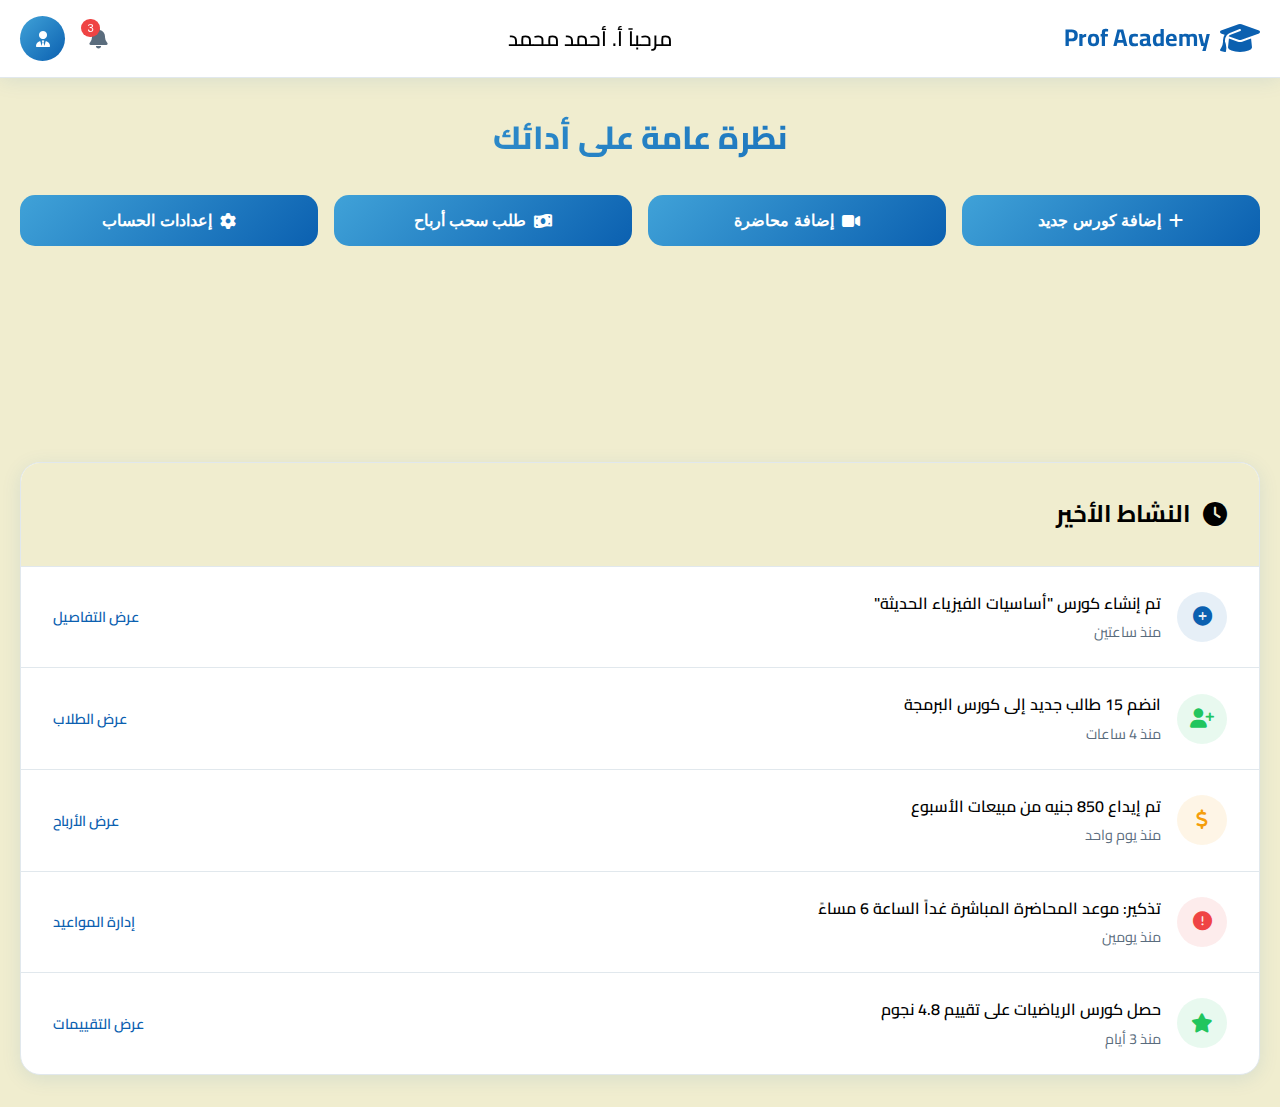
<file: teacher-dashboard.html>
<!DOCTYPE html>
<html lang="ar" dir="rtl">
<head>
    <meta charset="UTF-8">
    <meta name="viewport" content="width=device-width, initial-scale=1.0">
    <title>لوحة تحكم المعلم - Prof Academy</title>
    <link href="https://fonts.googleapis.com/css2?family=Cairo:wght@300;400;500;600;700;800&display=swap" rel="stylesheet">
    <link rel="stylesheet" href="https://cdnjs.cloudflare.com/ajax/libs/font-awesome/6.4.0/css/all.min.css">
    <style>
        * {
            margin: 0;
            padding: 0;
            box-sizing: border-box;
        }

        :root {
            --primary: #0B60B0;
            --secondary: #40A2D8;
            --accent: #F0EDCF;
            --background: #F0EDCF;
            --background-light: #FFFFFF;
            --text-primary: #000000;
            --text-secondary: #2C3E50;
            --text-muted: #5A6C7D;
            --border: #E1E8ED;
            --shadow: rgba(11, 96, 176, 0.1);
            --shadow-hover: rgba(11, 96, 176, 0.15);
            --gradient-sky: linear-gradient(135deg, #40A2D8 0%, #0B60B0 100%);
            --success: #22c55e;
            --warning: #f59e0b;
            --danger: #ef4444;
        }

        body {
            font-family: 'Cairo', sans-serif;
            background: var(--background);
            color: var(--text-primary);
            line-height: 1.6;
            direction: rtl;
            overflow-x: hidden;
        }

        /* Fixed Header */
        .header {
            background: var(--background-light);
            border-bottom: 1px solid var(--border);
            box-shadow: 0 2px 20px var(--shadow);
            position: fixed;
            top: 0;
            left: 0;
            right: 0;
            z-index: 1000;
            padding: 1rem 0;
        }

        .header-container {
            max-width: 1400px;
            margin: 0 auto;
            padding: 0 20px;
            display: flex;
            justify-content: space-between;
            align-items: center;
        }

        .logo {
            display: flex;
            align-items: center;
            gap: 10px;
            font-size: 1.5rem;
            font-weight: 700;
            color: var(--primary);
        }

        .logo i {
            font-size: 2rem;
        }

        .greeting {
            font-size: 1.3rem;
            font-weight: 600;
            color: var(--text-primary);
            text-align: center;
            flex: 1;
            margin: 0 2rem;
        }

        .header-actions {
            display: flex;
            align-items: center;
            gap: 1rem;
        }

        .notification-btn {
            position: relative;
            background: none;
            border: none;
            font-size: 1.3rem;
            color: var(--text-muted);
            cursor: pointer;
            padding: 0.5rem;
            border-radius: 50%;
            transition: all 0.3s ease;
        }

        .notification-btn:hover {
            background: var(--background);
            color: var(--primary);
        }

        .notification-badge {
            position: absolute;
            top: 0;
            left: 0;
            background: var(--danger);
            color: white;
            font-size: 0.7rem;
            padding: 0.2rem 0.4rem;
            border-radius: 10px;
            min-width: 18px;
            text-align: center;
        }

        .profile-avatar {
            width: 45px;
            height: 45px;
            border-radius: 50%;
            background: var(--gradient-sky);
            display: flex;
            align-items: center;
            justify-content: center;
            color: white;
            cursor: pointer;
            transition: transform 0.3s ease;
        }

        .profile-avatar:hover {
            transform: scale(1.05);
        }

        /* Main Content */
        .main-content {
            margin-top: 80px;
            padding: 2rem 0;
        }

        .container {
            max-width: 1400px;
            margin: 0 auto;
            padding: 0 20px;
        }

        /* Stats Cards */
        .stats-section {
            margin-bottom: 3rem;
        }

        .section-title {
            font-size: 2rem;
            font-weight: 800;
            margin-bottom: 2rem;
            background: var(--gradient-sky);
            -webkit-background-clip: text;
            -webkit-text-fill-color: transparent;
            background-clip: text;
            text-align: center;
        }

        .stats-grid {
            display: grid;
            grid-template-columns: repeat(auto-fit, minmax(280px, 1fr));
            gap: 2rem;
            margin-bottom: 2rem;
        }

        .stat-card {
            background: var(--background-light);
            padding: 2rem;
            border-radius: 20px;
            border: 1px solid var(--border);
            box-shadow: 0 4px 20px var(--shadow);
            transition: all 0.3s ease;
            position: relative;
            overflow: hidden;
            animation: slideUp 0.6s ease forwards;
            opacity: 0;
            transform: translateY(30px);
        }

        .stat-card:nth-child(1) { animation-delay: 0.1s; }
        .stat-card:nth-child(2) { animation-delay: 0.2s; }
        .stat-card:nth-child(3) { animation-delay: 0.3s; }
        .stat-card:nth-child(4) { animation-delay: 0.4s; }

        .stat-card:hover {
            transform: translateY(-8px);
            box-shadow: 0 12px 40px var(--shadow-hover);
            border-color: var(--primary);
        }

        .stat-card::before {
            content: '';
            position: absolute;
            top: 0;
            right: 0;
            width: 100px;
            height: 100px;
            background: var(--gradient-sky);
            border-radius: 50%;
            transform: translate(30px, -30px);
            opacity: 0.1;
        }

        .stat-content {
            position: relative;
            z-index: 1;
            display: flex;
            align-items: center;
            gap: 1.5rem;
        }

        .stat-icon {
            width: 70px;
            height: 70px;
            background: var(--gradient-sky);
            border-radius: 50%;
            display: flex;
            align-items: center;
            justify-content: center;
            color: white;
            font-size: 2rem;
            flex-shrink: 0;
        }

        .stat-info {
            flex: 1;
        }

        .stat-value {
            font-size: 2.5rem;
            font-weight: 800;
            color: var(--primary);
            margin-bottom: 0.25rem;
            line-height: 1;
        }

        .stat-label {
            color: var(--text-secondary);
            font-weight: 600;
            font-size: 1rem;
        }

        /* Quick Actions */
        .quick-actions {
            position: fixed;
            bottom: 2rem;
            left: 2rem;
            z-index: 999;
        }

        .action-btn {
            background: var(--gradient-sky);
            color: white;
            border: none;
            width: 60px;
            height: 60px;
            border-radius: 50%;
            font-size: 1.5rem;
            cursor: pointer;
            transition: all 0.3s ease;
            box-shadow: 0 4px 20px var(--shadow);
            margin-bottom: 1rem;
            display: flex;
            align-items: center;
            justify-content: center;
        }

        .action-btn:hover {
            transform: scale(1.1);
            box-shadow: 0 8px 30px var(--shadow-hover);
        }

        .action-btn.primary {
            width: 70px;
            height: 70px;
            font-size: 2rem;
        }

        /* Recent Activity */
        .activity-section {
            background: var(--background-light);
            border-radius: 20px;
            border: 1px solid var(--border);
            box-shadow: 0 4px 20px var(--shadow);
            overflow: hidden;
        }

        .activity-header {
            padding: 2rem;
            border-bottom: 1px solid var(--border);
            background: var(--background);
        }

        .activity-title {
            font-size: 1.5rem;
            font-weight: 700;
            color: var(--text-primary);
            display: flex;
            align-items: center;
            gap: 0.75rem;
        }

        .activity-content {
            padding: 0;
        }

        .activity-item {
            padding: 1.5rem 2rem;
            border-bottom: 1px solid var(--border);
            transition: background-color 0.3s ease;
            display: flex;
            align-items: center;
            gap: 1rem;
        }

        .activity-item:hover {
            background: var(--background);
        }

        .activity-item:last-child {
            border-bottom: none;
        }

        .activity-icon {
            width: 50px;
            height: 50px;
            border-radius: 50%;
            display: flex;
            align-items: center;
            justify-content: center;
            font-size: 1.2rem;
            flex-shrink: 0;
        }

        .activity-icon.course {
            background: rgba(11, 96, 176, 0.1);
            color: var(--primary);
        }

        .activity-icon.student {
            background: rgba(34, 197, 94, 0.1);
            color: var(--success);
        }

        .activity-icon.money {
            background: rgba(245, 158, 11, 0.1);
            color: var(--warning);
        }

        .activity-icon.notification {
            background: rgba(239, 68, 68, 0.1);
            color: var(--danger);
        }

        .activity-info {
            flex: 1;
        }

        .activity-text {
            font-weight: 600;
            color: var(--text-primary);
            margin-bottom: 0.25rem;
        }

        .activity-time {
            color: var(--text-muted);
            font-size: 0.9rem;
        }

        .activity-link {
            color: var(--primary);
            text-decoration: none;
            font-weight: 600;
            font-size: 0.9rem;
            transition: color 0.3s ease;
        }

        .activity-link:hover {
            color: var(--secondary);
        }

        /* Desktop Quick Actions */
        .desktop-actions {
            display: grid;
            grid-template-columns: repeat(auto-fit, minmax(200px, 1fr));
            gap: 1rem;
            margin-bottom: 2rem;
        }

        .desktop-action-btn {
            background: var(--gradient-sky);
            color: white;
            border: none;
            padding: 1rem 1.5rem;
            border-radius: 15px;
            font-size: 1rem;
            font-weight: 600;
            cursor: pointer;
            transition: all 0.3s ease;
            display: flex;
            align-items: center;
            justify-content: center;
            gap: 0.5rem;
        }

        .desktop-action-btn:hover {
            transform: translateY(-3px);
            box-shadow: 0 8px 25px var(--shadow-hover);
        }

        /* Animations */
        @keyframes slideUp {
            to {
                opacity: 1;
                transform: translateY(0);
            }
        }

        /* Responsive */
        @media (max-width: 1024px) {
            .desktop-actions {
                display: none;
            }
            
            .quick-actions {
                display: block;
            }
        }

        @media (max-width: 768px) {
            .header-container {
                padding: 0 15px;
            }
            
            .greeting {
                font-size: 1.1rem;
                margin: 0 1rem;
            }
            
            .logo {
                font-size: 1.3rem;
            }
            
            .logo i {
                font-size: 1.8rem;
            }
            
            .stats-grid {
                grid-template-columns: repeat(2, 1fr);
                gap: 1rem;
            }
            
            .stat-card {
                padding: 1.5rem;
            }
            
            .stat-content {
                flex-direction: column;
                text-align: center;
                gap: 1rem;
            }
            
            .stat-icon {
                width: 60px;
                height: 60px;
                font-size: 1.5rem;
            }
            
            .stat-value {
                font-size: 2rem;
            }
            
            .activity-item {
                padding: 1rem;
                flex-direction: column;
                text-align: center;
                gap: 0.75rem;
            }
            
            .activity-header {
                padding: 1.5rem;
            }
            
            .section-title {
                font-size: 1.5rem;
            }
            
            .quick-actions {
                bottom: 1rem;
                left: 1rem;
            }
        }

        @media (max-width: 480px) {
            .stats-grid {
                grid-template-columns: 1fr;
            }
            
            .stat-content {
                flex-direction: row;
                text-align: right;
            }
            
            .stat-icon {
                width: 50px;
                height: 50px;
                font-size: 1.2rem;
            }
            
            .stat-value {
                font-size: 1.8rem;
            }
            
            .activity-item {
                flex-direction: row;
                text-align: right;
            }
        }

        @media (min-width: 1025px) {
            .quick-actions {
                display: none;
            }
            
            .desktop-actions {
                display: grid;
            }
        }
    </style>
</head>
<body>
    <!-- Fixed Header -->
    <header class="header">
        <div class="header-container">
            <div class="logo">
                <i class="fas fa-graduation-cap"></i>
                <span>Prof Academy</span>
            </div>
            <div class="greeting">مرحباً أ. أحمد محمد</div>
            <div class="header-actions">
                <button class="notification-btn">
                    <i class="fas fa-bell"></i>
                    <span class="notification-badge">3</span>
                </button>
                <div class="profile-avatar">
                    <i class="fas fa-user-tie"></i>
                </div>
            </div>
        </div>
    </header>

    <!-- Main Content -->
    <main class="main-content">
        <div class="container">
            <!-- Section Title -->
            <div class="stats-section">
                <h1 class="section-title">نظرة عامة على أدائك</h1>
                
                <!-- Desktop Quick Actions -->
                <div class="desktop-actions">
                    <button class="desktop-action-btn">
                        <i class="fas fa-plus"></i>
                        إضافة كورس جديد
                    </button>
                    <button class="desktop-action-btn">
                        <i class="fas fa-video"></i>
                        إضافة محاضرة
                    </button>
                    <button class="desktop-action-btn">
                        <i class="fas fa-money-bill-wave"></i>
                        طلب سحب أرباح
                    </button>
                    <button class="desktop-action-btn">
                        <i class="fas fa-cog"></i>
                        إعدادات الحساب
                    </button>
                </div>

                <!-- Stats Cards -->
                <div class="stats-grid">
                    <div class="stat-card">
                        <div class="stat-content">
                            <div class="stat-icon">
                                <i class="fas fa-book"></i>
                            </div>
                            <div class="stat-info">
                                <div class="stat-value">10</div>
                                <div class="stat-label">عدد الكورسات</div>
                            </div>
                        </div>
                    </div>

                    <div class="stat-card">
                        <div class="stat-content">
                            <div class="stat-icon">
                                <i class="fas fa-user-graduate"></i>
                            </div>
                            <div class="stat-info">
                                <div class="stat-value">420</div>
                                <div class="stat-label">عدد الطلاب</div>
                            </div>
                        </div>
                    </div>

                    <div class="stat-card">
                        <div class="stat-content">
                            <div class="stat-icon">
                                <i class="fas fa-coins"></i>
                            </div>
                            <div class="stat-info">
                                <div class="stat-value">12,500</div>
                                <div class="stat-label">إجمالي الأرباح (ج)</div>
                            </div>
                        </div>
                    </div>

                    <div class="stat-card">
                        <div class="stat-content">
                            <div class="stat-icon">
                                <i class="fas fa-play-circle"></i>
                            </div>
                            <div class="stat-info">
                                <div class="stat-value">73</div>
                                <div class="stat-label">عدد المحاضرات</div>
                            </div>
                        </div>
                    </div>
                </div>
            </div>

            <!-- Recent Activity -->
            <div class="activity-section">
                <div class="activity-header">
                    <h2 class="activity-title">
                        <i class="fas fa-clock"></i>
                        النشاط الأخير
                    </h2>
                </div>
                <div class="activity-content">
                    <div class="activity-item">
                        <div class="activity-icon course">
                            <i class="fas fa-plus-circle"></i>
                        </div>
                        <div class="activity-info">
                            <div class="activity-text">تم إنشاء كورس "أساسيات الفيزياء الحديثة"</div>
                            <div class="activity-time">منذ ساعتين</div>
                        </div>
                        <a href="#" class="activity-link">عرض التفاصيل</a>
                    </div>

                    <div class="activity-item">
                        <div class="activity-icon student">
                            <i class="fas fa-user-plus"></i>
                        </div>
                        <div class="activity-info">
                            <div class="activity-text">انضم 15 طالب جديد إلى كورس البرمجة</div>
                            <div class="activity-time">منذ 4 ساعات</div>
                        </div>
                        <a href="#" class="activity-link">عرض الطلاب</a>
                    </div>

                    <div class="activity-item">
                        <div class="activity-icon money">
                            <i class="fas fa-dollar-sign"></i>
                        </div>
                        <div class="activity-info">
                            <div class="activity-text">تم إيداع 850 جنيه من مبيعات الأسبوع</div>
                            <div class="activity-time">منذ يوم واحد</div>
                        </div>
                        <a href="#" class="activity-link">عرض الأرباح</a>
                    </div>

                    <div class="activity-item">
                        <div class="activity-icon notification">
                            <i class="fas fa-exclamation-circle"></i>
                        </div>
                        <div class="activity-info">
                            <div class="activity-text">تذكير: موعد المحاضرة المباشرة غداً الساعة 6 مساءً</div>
                            <div class="activity-time">منذ يومين</div>
                        </div>
                        <a href="#" class="activity-link">إدارة المواعيد</a>
                    </div>

                    <div class="activity-item">
                        <div class="activity-icon student">
                            <i class="fas fa-star"></i>
                        </div>
                        <div class="activity-info">
                            <div class="activity-text">حصل كورس الرياضيات على تقييم 4.8 نجوم</div>
                            <div class="activity-time">منذ 3 أيام</div>
                        </div>
                        <a href="#" class="activity-link">عرض التقييمات</a>
                    </div>
                </div>
            </div>
        </div>
    </main>

    <!-- Mobile Quick Actions -->
    <div class="quick-actions">
        <button class="action-btn primary" title="إضافة كورس جديد">
            <i class="fas fa-plus"></i>
        </button>
        <button class="action-btn" title="إضافة محاضرة">
            <i class="fas fa-video"></i>
        </button>
        <button class="action-btn" title="طلب سحب أرباح">
            <i class="fas fa-money-bill-wave"></i>
        </button>
        <button class="action-btn" title="إعدادات الحساب">
            <i class="fas fa-cog"></i>
        </button>
    </div>

    <script>
        // Animate stats cards on scroll
        const observerOptions = {
            threshold: 0.1,
            rootMargin: '0px 0px -50px 0px'
        };

        const observer = new IntersectionObserver(function(entries) {
            entries.forEach(entry => {
                if (entry.isIntersecting) {
                    entry.target.style.animationPlayState = 'running';
                }
            });
        }, observerOptions);

        document.querySelectorAll('.stat-card').forEach(card => {
            observer.observe(card);
        });

        // Notification click
        document.querySelector('.notification-btn').addEventListener('click', function() {
            alert('لديك 3 إشعارات جديدة!');
        });

        // Profile click
        document.querySelector('.profile-avatar').addEventListener('click', function() {
            alert('قائمة الملف الشخصي');
        });

        // Quick action buttons
        document.querySelectorAll('.action-btn, .desktop-action-btn').forEach(btn => {
            btn.addEventListener('click', function() {
                const text = this.textContent.trim() || this.title;
                alert(`تم الضغط على: ${text}`);
            });
        });

        // Activity links
        document.querySelectorAll('.activity-link').forEach(link => {
            link.addEventListener('click', function(e) {
                e.preventDefault();
                alert(`الانتقال إلى: ${this.textContent}`);
            });
        });
    </script>
</body>
</html>
</file>
